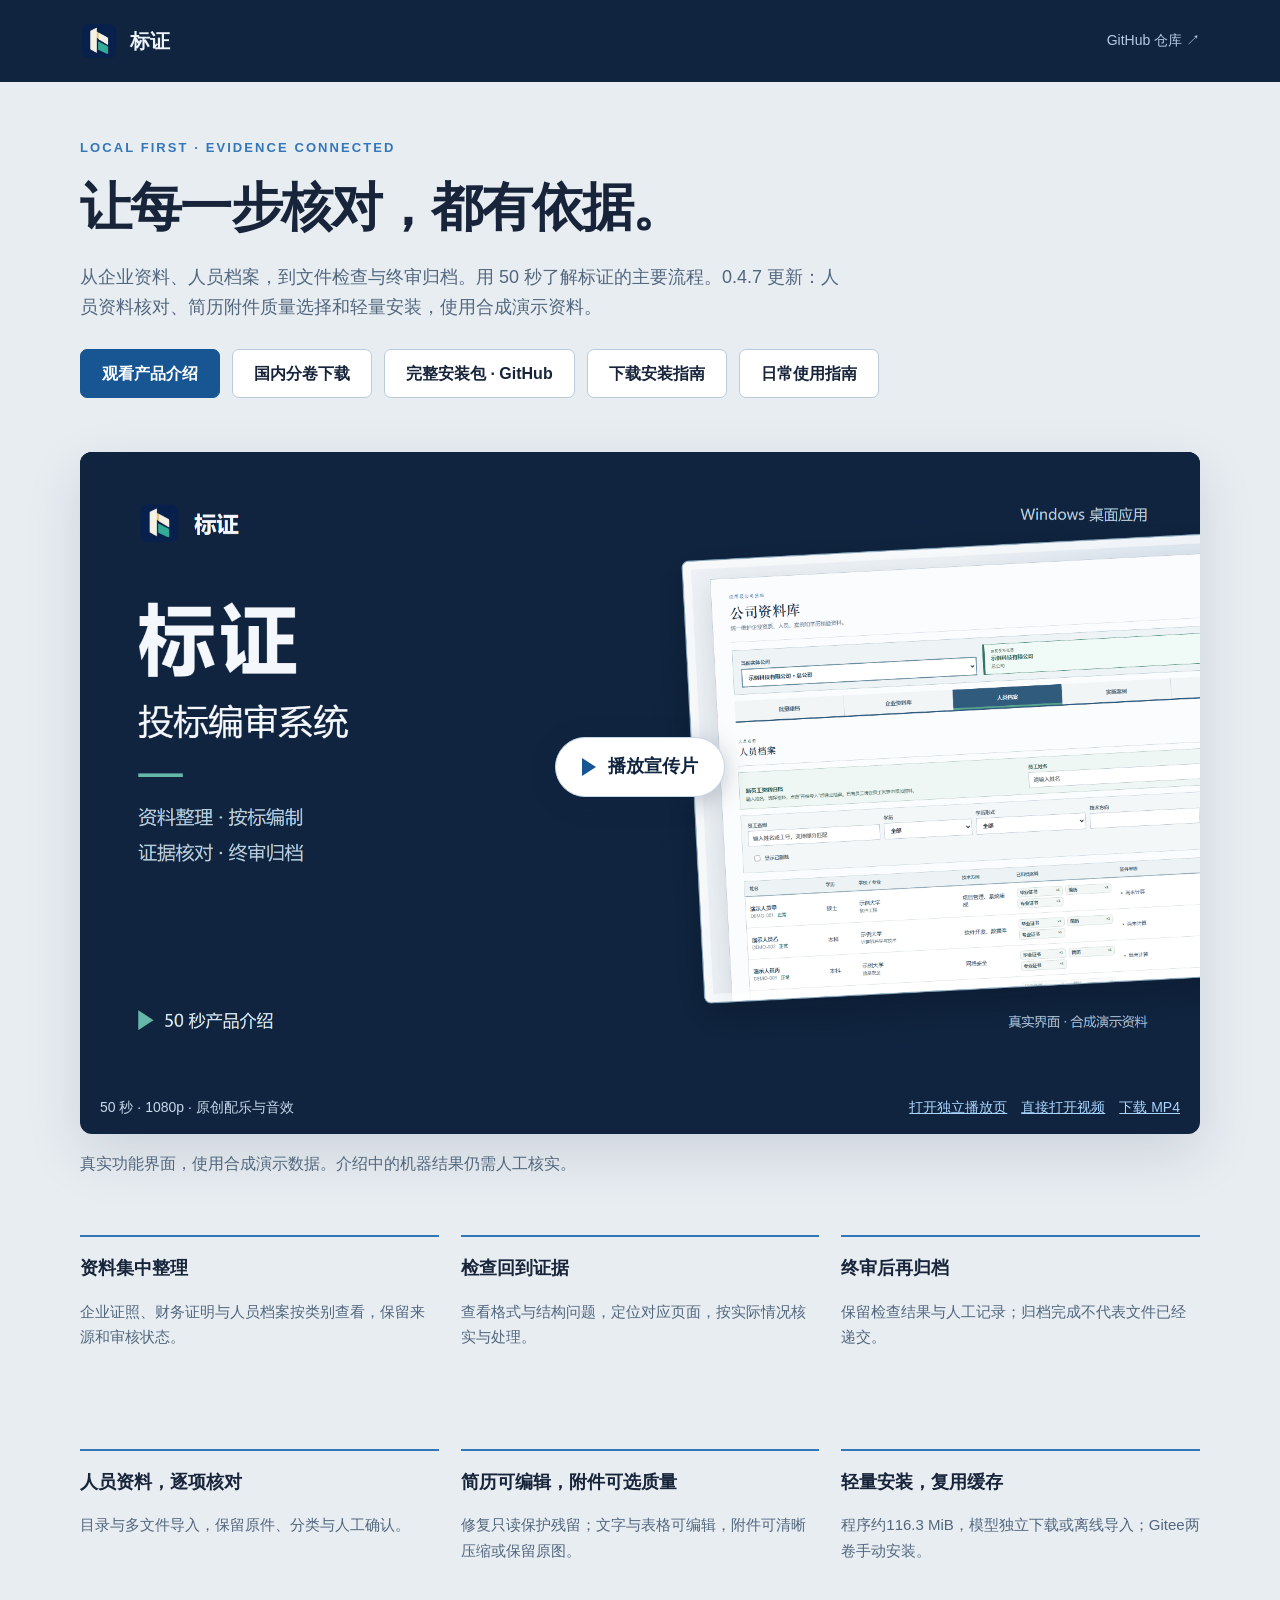
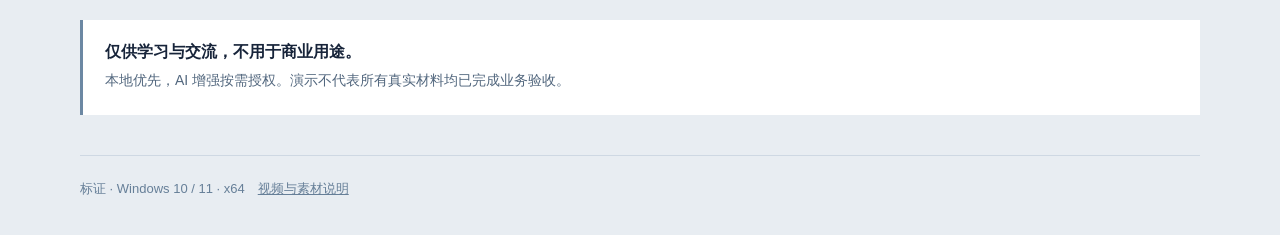
<file: index.html>
<!doctype html>
<html lang="zh-CN"><head><meta charset="utf-8"><meta name="viewport" content="width=device-width,initial-scale=1"><meta name="description" content="标证：本地优先的资料整理与质量核对工具。观看50秒产品介绍，了解真实界面与主要流程。"><meta name="theme-color" content="#10243f"><title>标证 · 产品介绍</title><link rel="icon" href="videos/logo.png"><style>
*{box-sizing:border-box}body{margin:0;background:#e8edf2;color:#17243a;font:16px/1.7 "Microsoft YaHei UI","PingFang SC",sans-serif}a{color:inherit}header{background:#10243f;color:#edf4fb}nav,main,footer{width:min(1120px,calc(100% - 40px));margin:auto}nav{display:flex;align-items:center;justify-content:space-between;padding:22px 0;gap:16px}nav strong{display:flex;align-items:center;gap:12px;font-size:20px}nav img{width:38px;height:38px}nav a{font-size:14px;color:#b6cce1;text-decoration:none}.hero{padding:55px 0 28px}.eyebrow{font-size:13px;letter-spacing:.16em;color:#3477b9;font-weight:700}h1{font-size:clamp(30px,5vw,52px);line-height:1.3;letter-spacing:-.035em;margin:15px 0 20px}p{color:#52677e}.hero p{max-width:760px;font-size:18px}.actions{display:flex;flex-wrap:wrap;gap:12px;margin:26px 0}.button{display:inline-block;text-decoration:none;border:1px solid #bacbdd;border-radius:7px;padding:10px 21px;font-weight:600;background:white}.primary{background:#175693;border-color:#175693;color:white}.player{background:#10243f;border-radius:12px;overflow:hidden;box-shadow:0 20px 55px #10243f20}video{display:block;width:100%;aspect-ratio:16/9;background:#10243f}.caption{display:flex;justify-content:space-between;gap:12px;flex-wrap:wrap;padding:14px 20px;color:#c6d8ea;font-size:14px}.caption a{color:#a9d5ff}h2{font-size:24px;margin:0 0 8px}.features{display:grid;grid-template-columns:repeat(3,1fr);gap:22px;padding:42px 0}.features article{border-top:2px solid #3477b9;padding-top:16px}.features h3{font-size:18px;margin:0}.features p{font-size:15px}.notice{background:white;border-left:3px solid #6c88a3;padding:18px 22px;margin-bottom:40px}.notice p{margin:4px 0;font-size:14px}footer{padding:22px 0 35px;border-top:1px solid #ced8e3;font-size:13px;color:#667f98}a:focus-visible,video:focus-visible{outline:3px solid #e6953d;outline-offset:4px}@media(max-width:650px){nav,main,footer{width:calc(100% - 28px)}.hero{padding-top:30px}.features{grid-template-columns:1fr;gap:14px}.caption{padding:12px}.hero p{font-size:16px}.actions .button{padding:9px 15px}nav strong{font-size:18px}}
</style><link rel="stylesheet" href="videos/player.css"></head><body><header><nav><strong><img src="videos/logo.png" alt="">标证</strong><a href="https://github.com/yaoyouzhong/Bidding-releases">GitHub 仓库 ↗</a></nav></header><main><section class="hero"><div class="eyebrow">LOCAL FIRST · EVIDENCE CONNECTED</div><h1>让每一步核对，都有依据。</h1><p>从企业资料、人员档案，到文件检查与终审归档。用 50 秒了解标证的主要流程。0.4.7 更新：人员资料核对、简历附件质量选择和轻量安装，使用合成演示资料。</p><div class="actions"><a class="button primary" href="#film" data-play-film>观看产品介绍</a><a class="button" href="https://gitee.com/yaoyouzhong/Bidding-releases/releases/tag/v0.4.7">国内分卷下载</a><a class="button" href="https://github.com/yaoyouzhong/Bidding-releases/releases/latest">完整安装包 · GitHub</a><a class="button" href="guides/installation-guide.html">下载安装指南</a><a class="button" href="guides/daily-use-guide.html">日常使用指南</a></div></section><section aria-label="产品宣传片" id="film"><div class="player" data-film><div class="film-frame"><video controls playsinline preload="none" poster="videos/poster-cover-20261019.png" aria-label="标证50秒产品宣传片"><source src="videos/biaoshu-intro-0.4.7-full-20261019.mp4" type="video/mp4">浏览器暂不支持播放，请使用下方下载链接。</video><div class="film-start"><button class="film-play" data-play-film data-film-start>播放宣传片</button></div></div><p class="film-status" data-film-status role="status" aria-live="polite"></p><div class="caption"><span>50 秒 · 1080p · 原创配乐与音效</span><div class="caption-links"><a href="watch.html">打开独立播放页</a>　<a href="videos/biaoshu-intro-0.4.7-full-20261019.mp4" target="_blank" rel="noopener">直接打开视频</a>　<a href="videos/biaoshu-intro-0.4.7-full-20261019.mp4" download>下载 MP4</a></div></div></div><p>真实功能界面，使用合成演示数据。介绍中的机器结果仍需人工核实。</p></section><section class="features" aria-label="主要功能"><article><h3>资料集中整理</h3><p>企业证照、财务证明与人员档案按类别查看，保留来源和审核状态。</p></article><article><h3>检查回到证据</h3><p>查看格式与结构问题，定位对应页面，按实际情况核实与处理。</p></article><article><h3>终审后再归档</h3><p>保留检查结果与人工记录；归档完成不代表文件已经递交。</p></article></section><section class="features" aria-label="0.4.7更新"><article><h3>人员资料，逐项核对</h3><p>目录与多文件导入，保留原件、分类与人工确认。</p></article><article><h3>简历可编辑，附件可选质量</h3><p>修复只读保护残留；文字与表格可编辑，附件可清晰压缩或保留原图。</p></article><article><h3>轻量安装，复用缓存</h3><p>程序约116.3 MiB，模型独立下载或离线导入；Gitee两卷手动安装。</p></article></section><aside class="notice"><strong>仅供学习与交流，不用于商业用途。</strong><p>本地优先，AI 增强按需授权。演示不代表所有真实材料均已完成业务验收。</p></aside></main><footer>标证 · Windows 10 / 11 · x64　<a href="videos/SOURCES.md">视频与素材说明</a></footer><script src="videos/player.js?v=68dd75b7430a" defer></script></body></html>
</file>
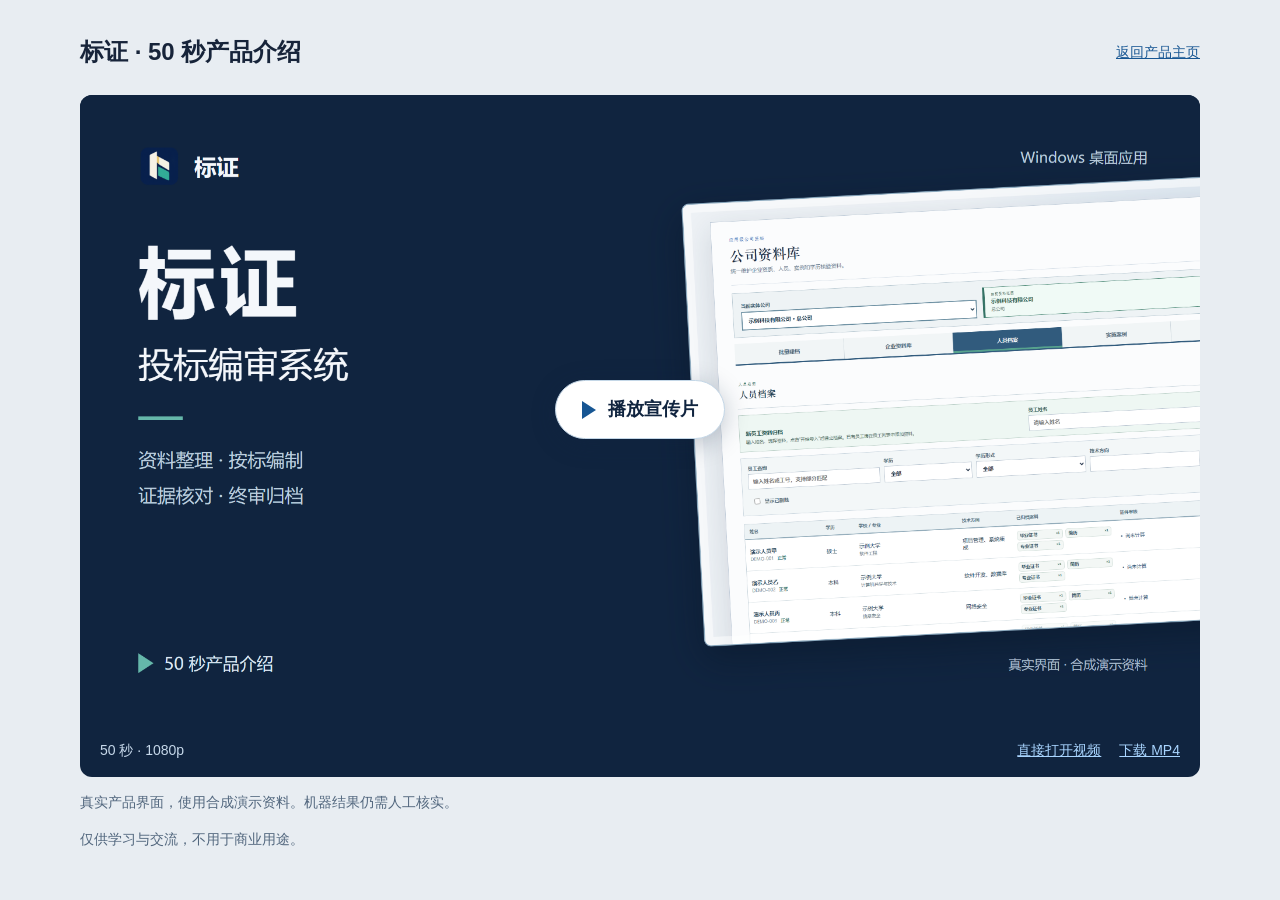
<file: watch.html>
<!doctype html><html lang="zh-CN"><head><meta charset="utf-8"><meta name="viewport" content="width=device-width,initial-scale=1"><meta name="description" content="直接观看标证投标编审系统50秒产品宣传片。"><title>观看宣传片 · 标证</title><link rel="icon" href="videos/logo.png"><link rel="stylesheet" href="videos/player.css"><style>
*{box-sizing:border-box}body{margin:0;background:#e8edf2;color:#17243a;font:16px/1.7 "Microsoft YaHei UI","PingFang SC",sans-serif}a{color:#175693}main{width:min(1120px,calc(100% - 32px));margin:32px auto}header{display:flex;gap:20px;justify-content:space-between;align-items:center;margin-bottom:22px}h1{font-size:24px;margin:0}header a{font-size:14px}.player{overflow:hidden;border-radius:12px;background:#10243f}.caption{display:flex;gap:18px;justify-content:space-between;flex-wrap:wrap;color:#c6d8ea;padding:14px 20px;font-size:14px}.caption a{color:#a9d5ff}.caption-links{display:flex;gap:18px;flex-wrap:wrap}.note{font-size:14px;color:#52677e}a:focus-visible{outline:3px solid #e6953d;outline-offset:4px}@media(max-width:650px){main{margin-top:18px}h1{font-size:19px}header{gap:12px}.caption{padding:12px}}
</style></head><body><main><header><h1>标证 · 50 秒产品介绍</h1><a href="./">返回产品主页</a></header><section class="player" data-film aria-label="产品宣传片"><div class="film-frame"><video controls playsinline preload="none" poster="videos/poster-cover-20261019.png" aria-label="标证投标编审系统宣传片"><source src="videos/biaoshu-intro-0.4.7-full-20261019.mp4" type="video/mp4">请使用下方的直接观看入口。</video><div class="film-start"><button class="film-play" data-play-film data-film-start>播放宣传片</button></div></div><p class="film-status" data-film-status role="status" aria-live="polite"></p><div class="caption"><span>50 秒 · 1080p</span><div class="caption-links"><a href="videos/biaoshu-intro-0.4.7-full-20261019.mp4" target="_blank" rel="noopener">直接打开视频</a><a href="videos/biaoshu-intro-0.4.7-full-20261019.mp4" download>下载 MP4</a></div></div></section><p class="note">真实产品界面，使用合成演示资料。机器结果仍需人工核实。</p><p class="note">仅供学习与交流，不用于商业用途。</p></main><script src="videos/player.js?v=68dd75b7430a" defer></script></body></html>
</file>
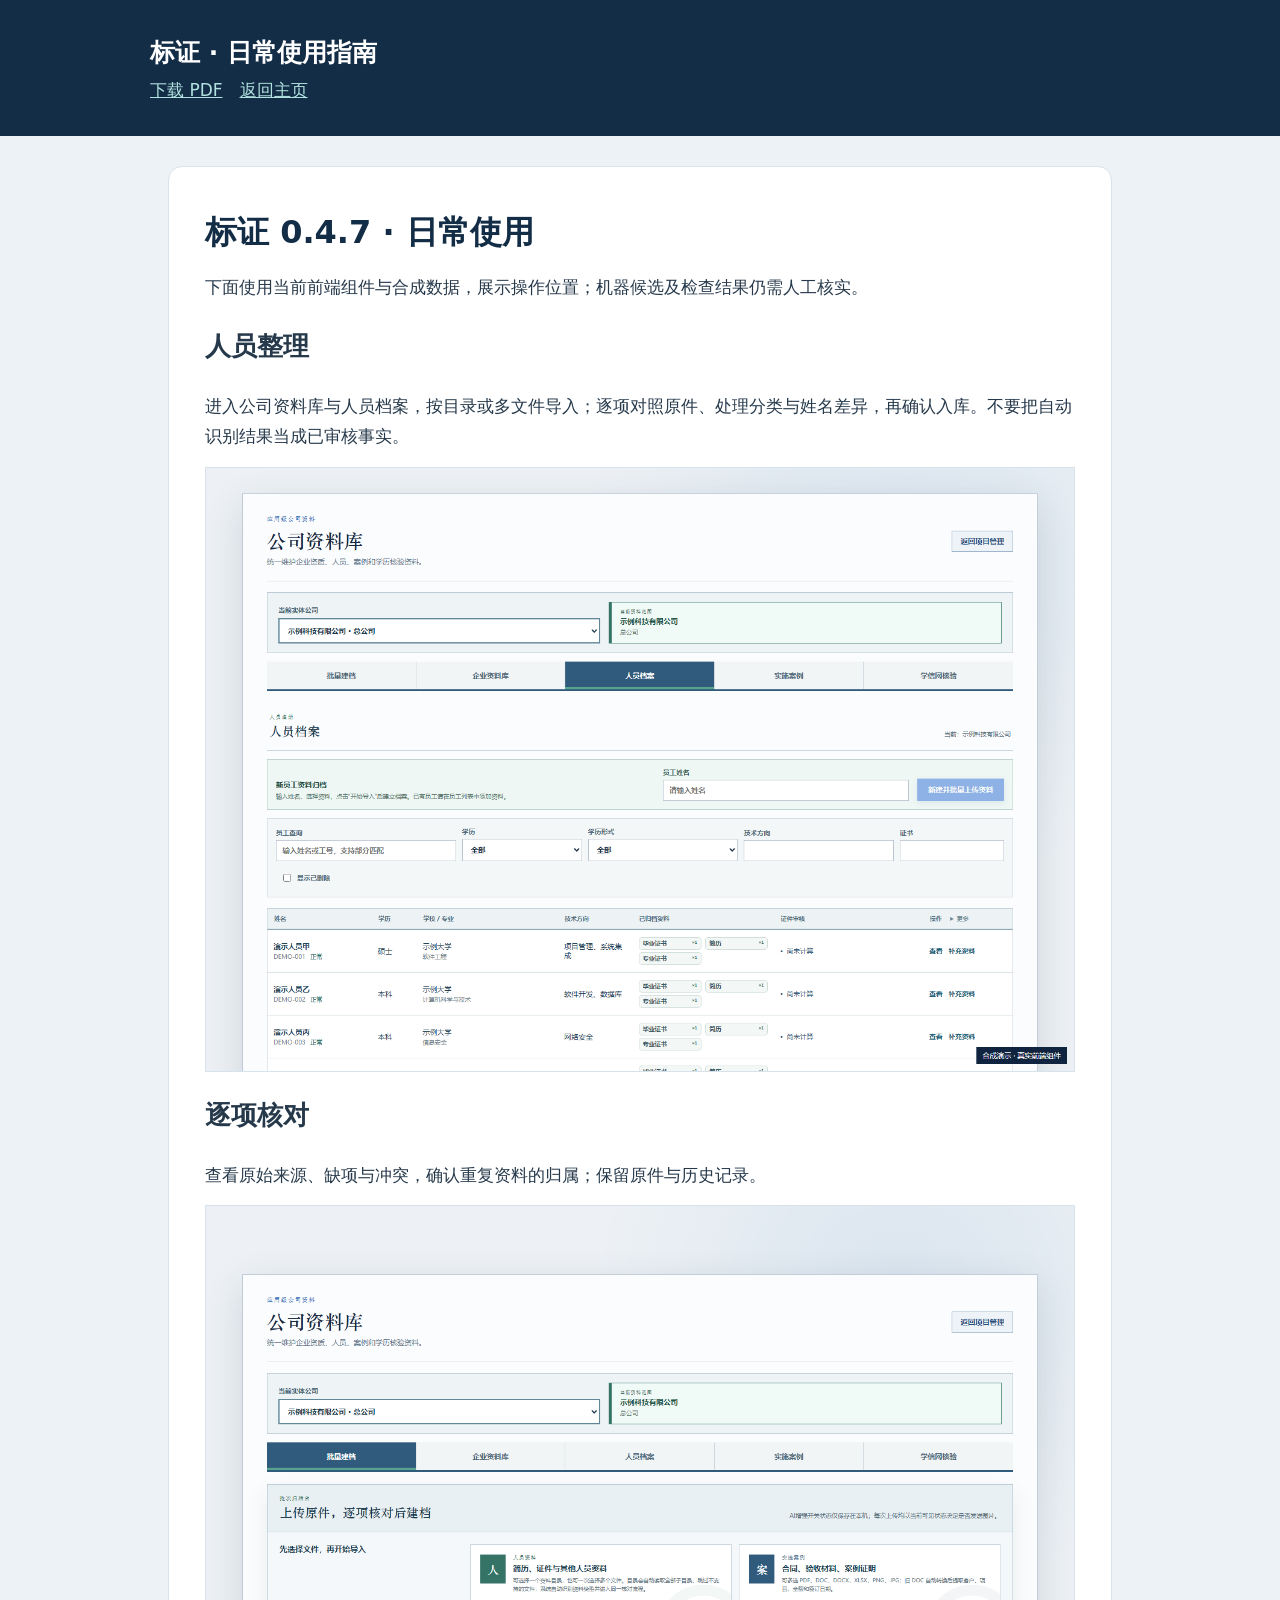
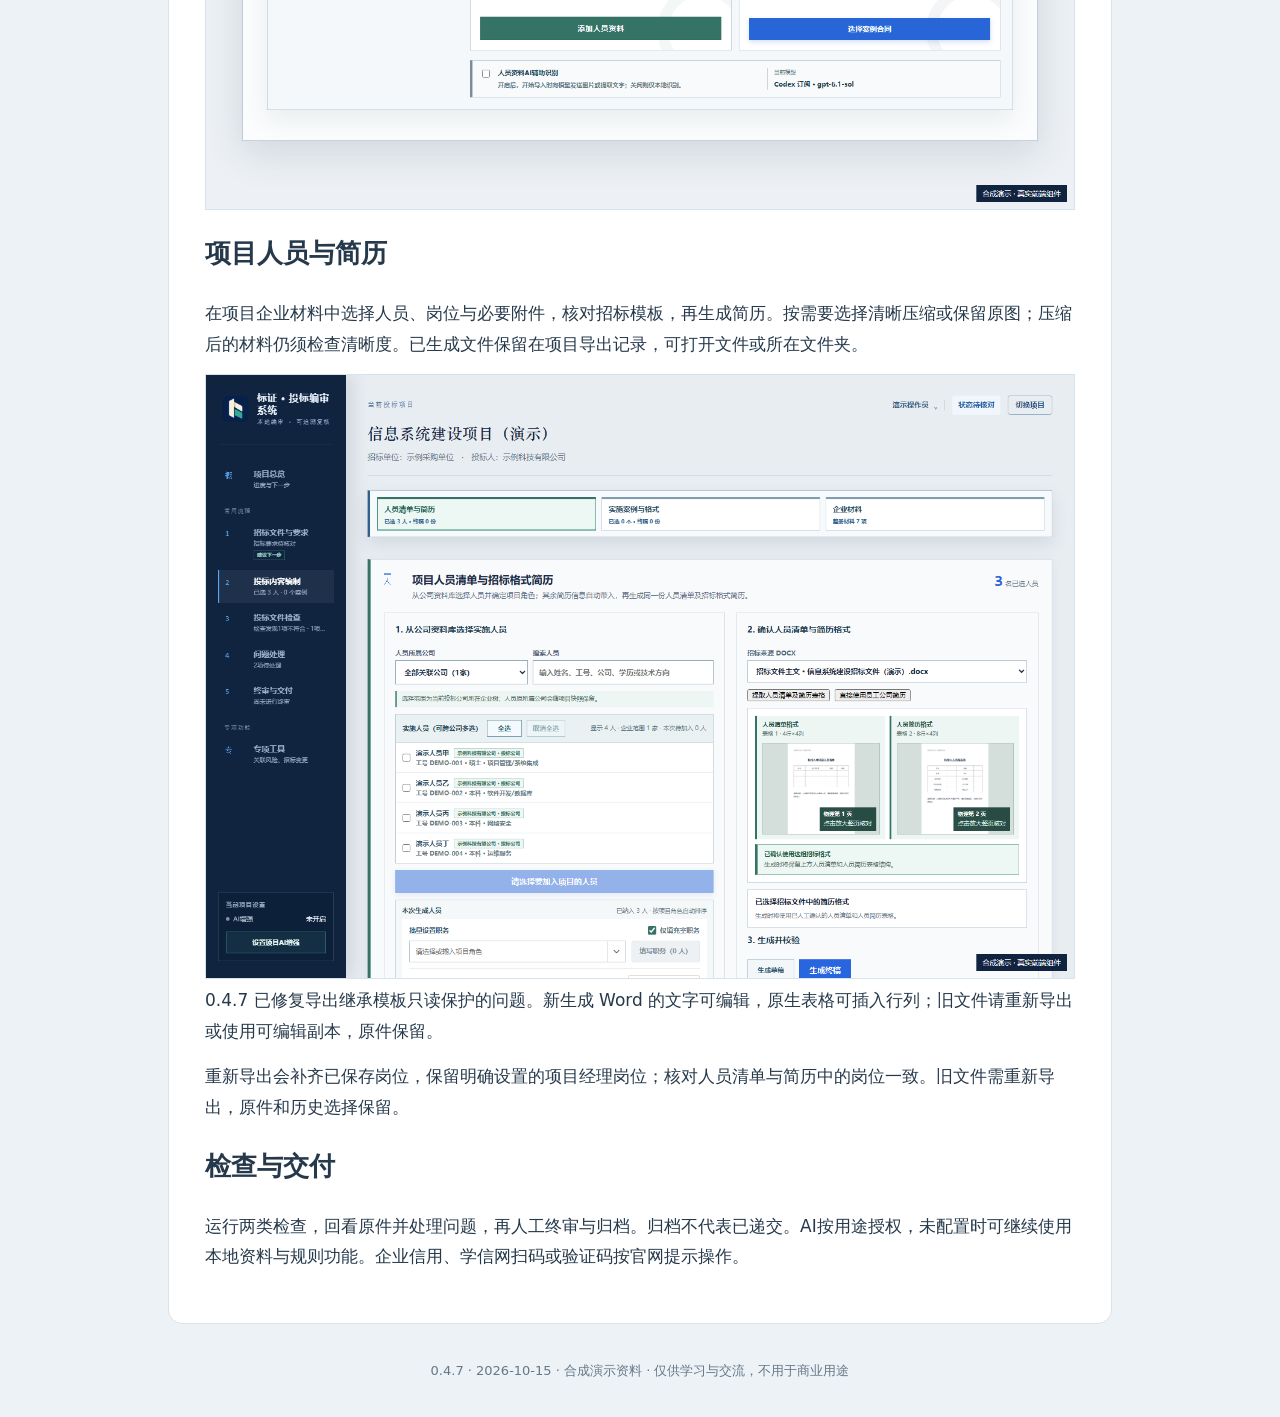
<file: guides/daily-use-guide.html>
<!doctype html><html lang="zh-CN"><meta charset="utf-8"><meta name="viewport" content="width=device-width,initial-scale=1"><title>标证 · 日常使用指南</title><style>
    .zoom{padding:0;background:none;border:0;cursor:zoom-in;width:100%}dialog{width:96vw;max-width:none;height:94vh;border:0;padding:20px;border-radius:12px}dialog::backdrop{background:#132d46cc}dialog img{max-width:none;width:1400px}dialog .close{position:sticky;top:0;padding:12px 20px;background:#132d46;color:white;border:0;cursor:pointer}*{box-sizing:border-box}body{margin:0;background:#edf2f6;color:#26394b;font:17px/1.8 "Microsoft YaHei",system-ui,sans-serif}header{background:#132d46;color:white;padding:30px max(24px,calc((100vw - 980px)/2))}header a{color:#b1e2df}header strong{display:block;font-size:25px}main{max-width:980px;margin:30px auto;padding:0 18px}nav,section{background:#fff;border:1px solid #d9e3e9;border-radius:14px;padding:36px;margin:22px 0}nav a{display:block;color:#167e78;padding:4px 0}h1{font-size:32px;line-height:1.35;color:#132d46;margin:8px 0 18px}h3{margin:20px 0 4px;font-size:20px}p{margin:6px 0 15px}.eyebrow{color:#167e78;font-size:13px;letter-spacing:.1em}.intro{color:#667888}figure{margin:25px 0}img{display:block;max-width:100%;height:auto;border:1px solid #d8e2ea}figcaption{font-size:14px;color:#667888;margin-top:9px}aside{background:#eaf4f1;color:#176f69;padding:20px 24px;border-left:4px solid #167e78;border-radius:6px}aside p{margin-bottom:0}ol{padding-left:28px}li{padding-left:10px;margin-bottom:20px}.table-wrap{overflow-x:auto}table{border-collapse:collapse;width:100%;font-size:15px;margin:20px 0}td,th{text-align:left;padding:13px 15px;border-bottom:1px solid #d9e3e9;vertical-align:top}th{background:#e2f0ee}tr:nth-child(odd){background:#f4f7f9}.button{display:inline-block;padding:9px 18px;margin:5px 10px 18px 0;border-radius:7px;background:#167e78;color:white;text-decoration:none}footer{color:#667888;font-size:13px;text-align:center;margin:35px}section{scroll-margin-top:20px}@media(max-width:600px){nav,section{padding:22px 18px}h1{font-size:26px}body{font-size:16px}td,th{padding:10px;font-size:13px}}@media print{body{background:white}header,nav,.button{display:none}section{break-before:page;border:0}a{color:inherit}}
    </style><header><strong>标证 · 日常使用指南</strong><a href="daily-use-guide.pdf">下载 PDF</a>　<a href="../index.html">返回主页</a></header><main><section><h1>标证 0.4.7 · 日常使用</h1><p>下面使用当前前端组件与合成数据，展示操作位置；机器候选及检查结果仍需人工核实。</p><h2>人员整理</h2><p>进入公司资料库与人员档案，按目录或多文件导入；逐项对照原件、处理分类与姓名差异，再确认入库。不要把自动识别结果当成已审核事实。</p><img src="../assets/screen-personnel-047.png" alt="人员档案合成演示"><h2>逐项核对</h2><p>查看原始来源、缺项与冲突，确认重复资料的归属；保留原件与历史记录。</p><img src="../assets/screen-imports-047.png" alt="多文件核对合成演示"><h2>项目人员与简历</h2><p>在项目企业材料中选择人员、岗位与必要附件，核对招标模板，再生成简历。按需要选择清晰压缩或保留原图；压缩后的材料仍须检查清晰度。已生成文件保留在项目导出记录，可打开文件或所在文件夹。</p><img src="../assets/screen-resume-047.png" alt="简历生成合成演示"><p>0.4.7 已修复导出继承模板只读保护的问题。新生成 Word 的文字可编辑，原生表格可插入行列；旧文件请重新导出或使用可编辑副本，原件保留。</p><p>重新导出会补齐已保存岗位，保留明确设置的项目经理岗位；核对人员清单与简历中的岗位一致。旧文件需重新导出，原件和历史选择保留。</p><h2>检查与交付</h2><p>运行两类检查，回看原件并处理问题，再人工终审与归档。归档不代表已递交。AI按用途授权，未配置时可继续使用本地资料与规则功能。企业信用、学信网扫码或验证码按官网提示操作。</p></section></main><footer>0.4.7 · 2026-10-15 · 合成演示资料 · 仅供学习与交流，不用于商业用途</footer></html>
</file>
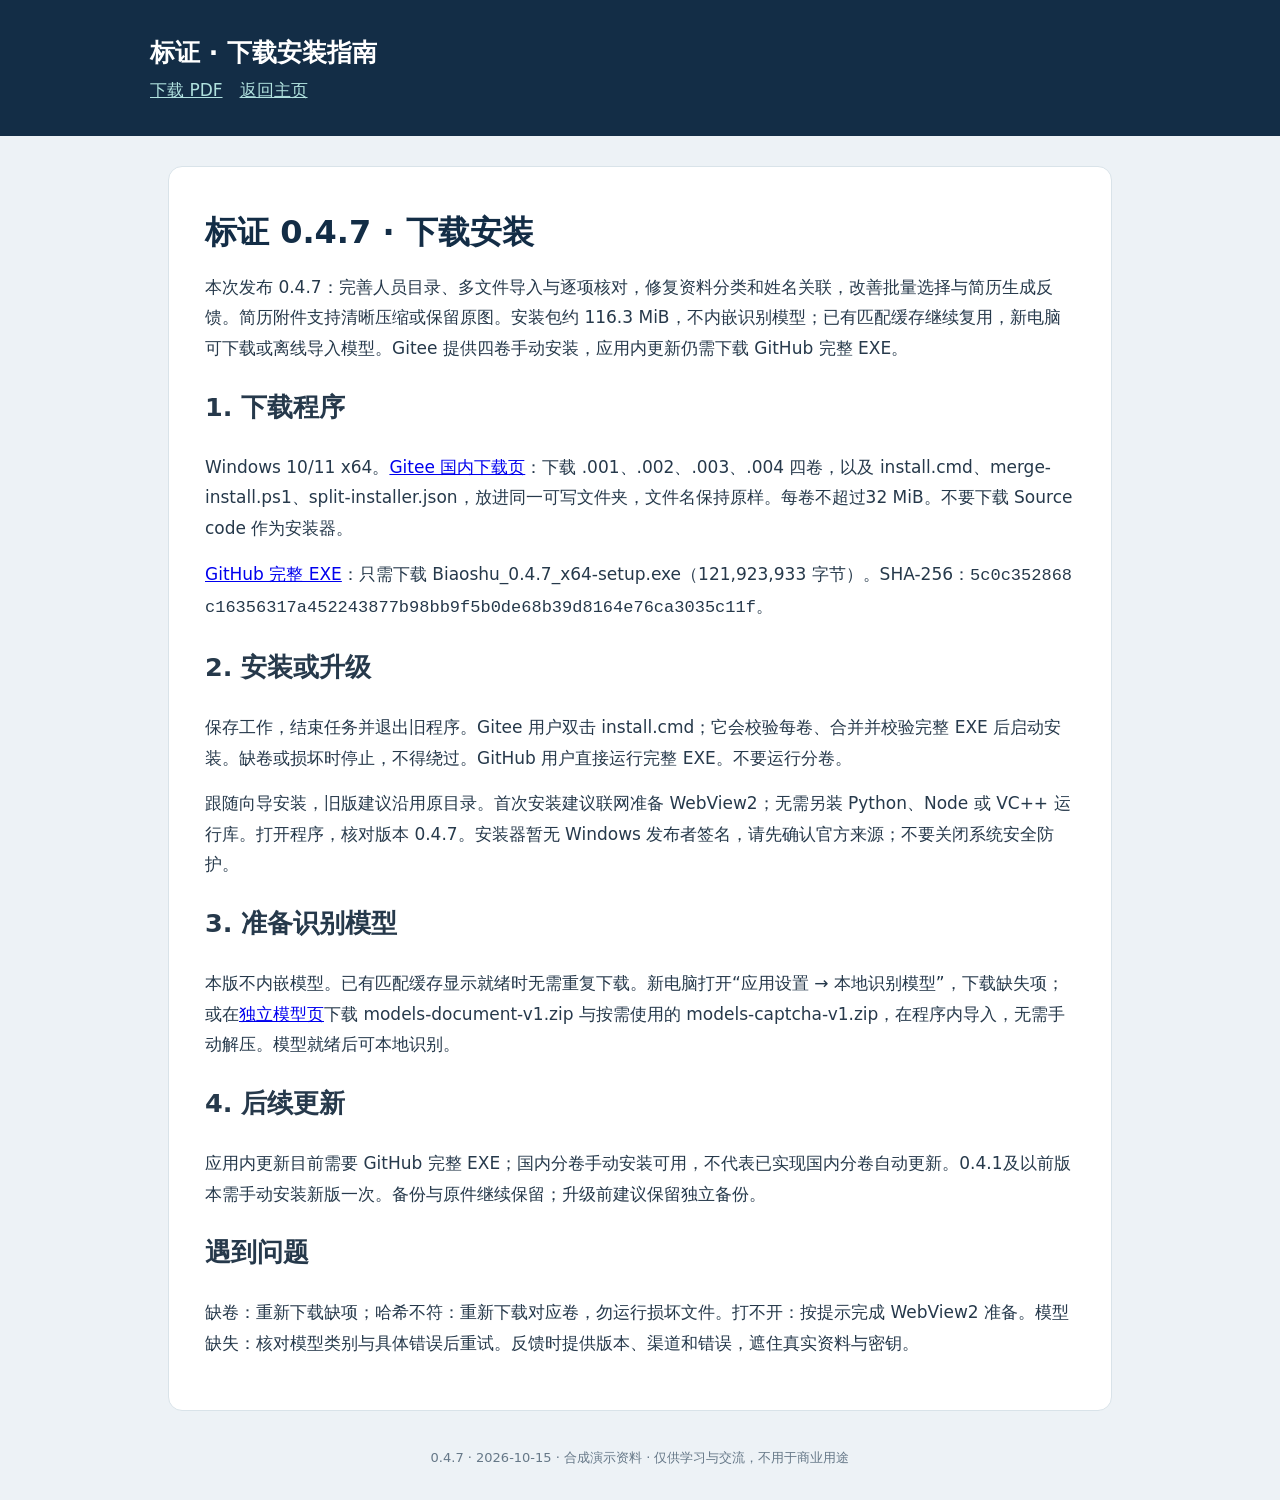
<file: guides/installation-guide.html>
<!doctype html><html lang="zh-CN"><meta charset="utf-8"><meta name="viewport" content="width=device-width,initial-scale=1"><title>标证 · 下载安装指南</title><style>
    .zoom{padding:0;background:none;border:0;cursor:zoom-in;width:100%}dialog{width:96vw;max-width:none;height:94vh;border:0;padding:20px;border-radius:12px}dialog::backdrop{background:#132d46cc}dialog img{max-width:none;width:1400px}dialog .close{position:sticky;top:0;padding:12px 20px;background:#132d46;color:white;border:0;cursor:pointer}*{box-sizing:border-box}body{margin:0;background:#edf2f6;color:#26394b;font:17px/1.8 "Microsoft YaHei",system-ui,sans-serif}header{background:#132d46;color:white;padding:30px max(24px,calc((100vw - 980px)/2))}header a{color:#b1e2df}header strong{display:block;font-size:25px}main{max-width:980px;margin:30px auto;padding:0 18px}nav,section{background:#fff;border:1px solid #d9e3e9;border-radius:14px;padding:36px;margin:22px 0}nav a{display:block;color:#167e78;padding:4px 0}h1{font-size:32px;line-height:1.35;color:#132d46;margin:8px 0 18px}h3{margin:20px 0 4px;font-size:20px}p{margin:6px 0 15px}.eyebrow{color:#167e78;font-size:13px;letter-spacing:.1em}.intro{color:#667888}figure{margin:25px 0}img{display:block;max-width:100%;height:auto;border:1px solid #d8e2ea}figcaption{font-size:14px;color:#667888;margin-top:9px}aside{background:#eaf4f1;color:#176f69;padding:20px 24px;border-left:4px solid #167e78;border-radius:6px}aside p{margin-bottom:0}ol{padding-left:28px}li{padding-left:10px;margin-bottom:20px}.table-wrap{overflow-x:auto}table{border-collapse:collapse;width:100%;font-size:15px;margin:20px 0}td,th{text-align:left;padding:13px 15px;border-bottom:1px solid #d9e3e9;vertical-align:top}th{background:#e2f0ee}tr:nth-child(odd){background:#f4f7f9}.button{display:inline-block;padding:9px 18px;margin:5px 10px 18px 0;border-radius:7px;background:#167e78;color:white;text-decoration:none}footer{color:#667888;font-size:13px;text-align:center;margin:35px}section{scroll-margin-top:20px}@media(max-width:600px){nav,section{padding:22px 18px}h1{font-size:26px}body{font-size:16px}td,th{padding:10px;font-size:13px}}@media print{body{background:white}header,nav,.button{display:none}section{break-before:page;border:0}a{color:inherit}}
    </style><header><strong>标证 · 下载安装指南</strong><a href="installation-guide.pdf">下载 PDF</a>　<a href="../index.html">返回主页</a></header><main><section><h1>标证 0.4.7 · 下载安装</h1><p>本次发布 0.4.7：完善人员目录、多文件导入与逐项核对，修复资料分类和姓名关联，改善批量选择与简历生成反馈。简历附件支持清晰压缩或保留原图。安装包约 116.3 MiB，不内嵌识别模型；已有匹配缓存继续复用，新电脑可下载或离线导入模型。Gitee 提供四卷手动安装，应用内更新仍需下载 GitHub 完整 EXE。</p><h2>1. 下载程序</h2><p>Windows 10/11 x64。<a href="https://gitee.com/yaoyouzhong/Bidding-releases/releases/tag/v0.4.7">Gitee 国内下载页</a>：下载 .001、.002、.003、.004 四卷，以及 install.cmd、merge-install.ps1、split-installer.json，放进同一可写文件夹，文件名保持原样。每卷不超过32 MiB。不要下载 Source code 作为安装器。</p><p><a href="https://github.com/yaoyouzhong/Bidding-releases/releases/download/v0.4.7/Biaoshu_0.4.7_x64-setup.exe">GitHub 完整 EXE</a>：只需下载 Biaoshu_0.4.7_x64-setup.exe（121,923,933 字节）。SHA-256：<code style="word-break:break-all">5c0c352868c16356317a452243877b98bb9f5b0de68b39d8164e76ca3035c11f</code>。</p><h2>2. 安装或升级</h2><p>保存工作，结束任务并退出旧程序。Gitee 用户双击 install.cmd；它会校验每卷、合并并校验完整 EXE 后启动安装。缺卷或损坏时停止，不得绕过。GitHub 用户直接运行完整 EXE。不要运行分卷。</p><p>跟随向导安装，旧版建议沿用原目录。首次安装建议联网准备 WebView2；无需另装 Python、Node 或 VC++ 运行库。打开程序，核对版本 0.4.7。安装器暂无 Windows 发布者签名，请先确认官方来源；不要关闭系统安全防护。</p><h2>3. 准备识别模型</h2><p>本版不内嵌模型。已有匹配缓存显示就绪时无需重复下载。新电脑打开“应用设置 → 本地识别模型”，下载缺失项；或在<a href="https://gitee.com/yaoyouzhong/Bidding-releases/releases/tag/models-v1">独立模型页</a>下载 models-document-v1.zip 与按需使用的 models-captcha-v1.zip，在程序内导入，无需手动解压。模型就绪后可本地识别。</p><h2>4. 后续更新</h2><p>应用内更新目前需要 GitHub 完整 EXE；国内分卷手动安装可用，不代表已实现国内分卷自动更新。0.4.1及以前版本需手动安装新版一次。备份与原件继续保留；升级前建议保留独立备份。</p><h2>遇到问题</h2><p>缺卷：重新下载缺项；哈希不符：重新下载对应卷，勿运行损坏文件。打不开：按提示完成 WebView2 准备。模型缺失：核对模型类别与具体错误后重试。反馈时提供版本、渠道和错误，遮住真实资料与密钥。</p></section></main><footer>0.4.7 · 2026-10-15 · 合成演示资料 · 仅供学习与交流，不用于商业用途</footer></html>
</file>
<file: videos/player.css>
.film-frame{position:relative;aspect-ratio:16/9}.film-frame video{width:100%;height:100%;display:block;object-fit:contain}.film-start{position:absolute;inset:0;display:grid;place-items:center;pointer-events:none}.film-play{pointer-events:auto;display:flex;gap:12px;align-items:center;border:1px solid #c4d7e7;border-radius:999px;background:#fff;color:#10243f;padding:16px 26px;font:600 18px/1.4 "Microsoft YaHei UI",sans-serif;box-shadow:0 5px 25px #10243f40;cursor:pointer}.film-play::before{content:"";width:0;height:0;border-block:9px solid transparent;border-left:14px solid #175693}.film-play:focus-visible{outline:3px solid #e6953d;outline-offset:5px}[data-state="playing"] .film-start,[data-state="paused"] .film-start,[data-state="loading"] .film-start{display:none}.film-status{margin:0;padding:0 20px;color:#d4e3f2;font-size:14px}.film-status:not(:empty){padding:12px 20px}.caption a{white-space:nowrap}@media(max-width:650px){.film-play{padding:10px 16px;font-size:15px}.film-status:not(:empty){padding:10px 12px}}@media(prefers-reduced-motion:reduce){html{scroll-behavior:auto}}
</file>
